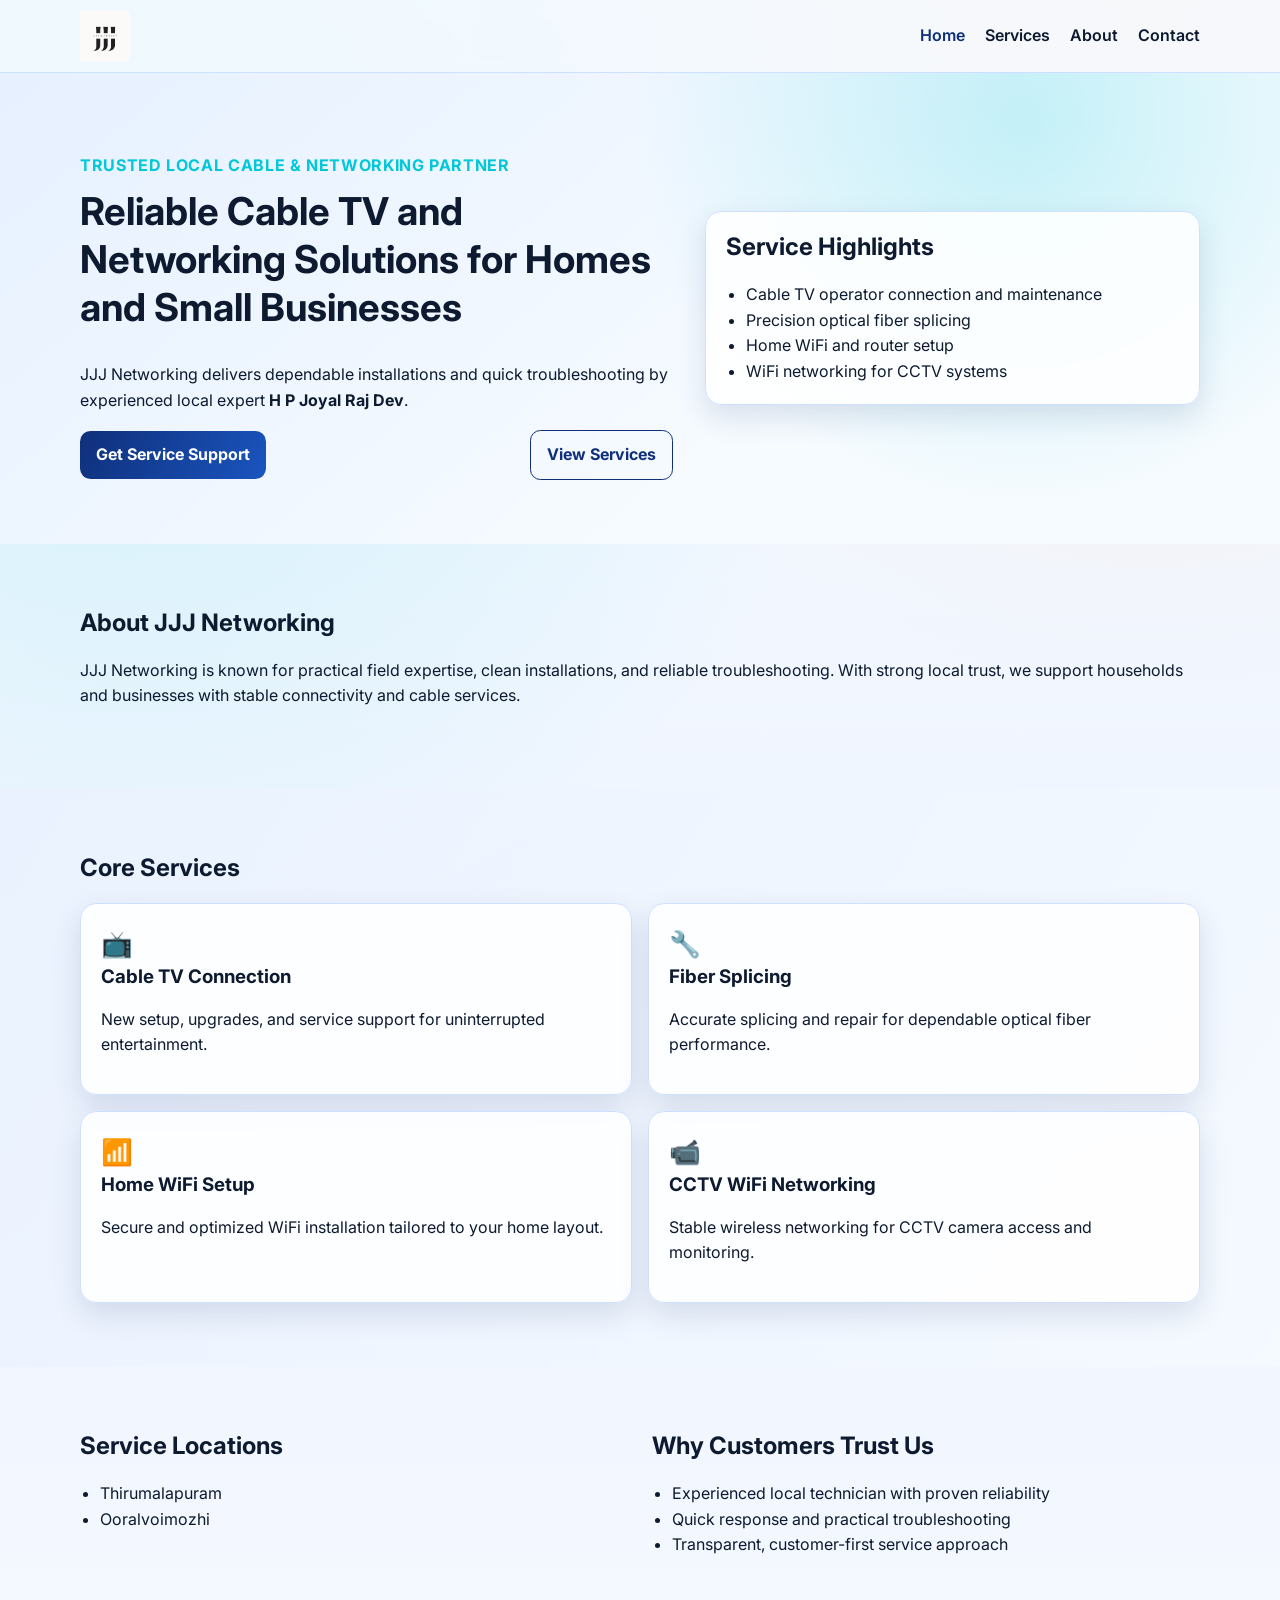
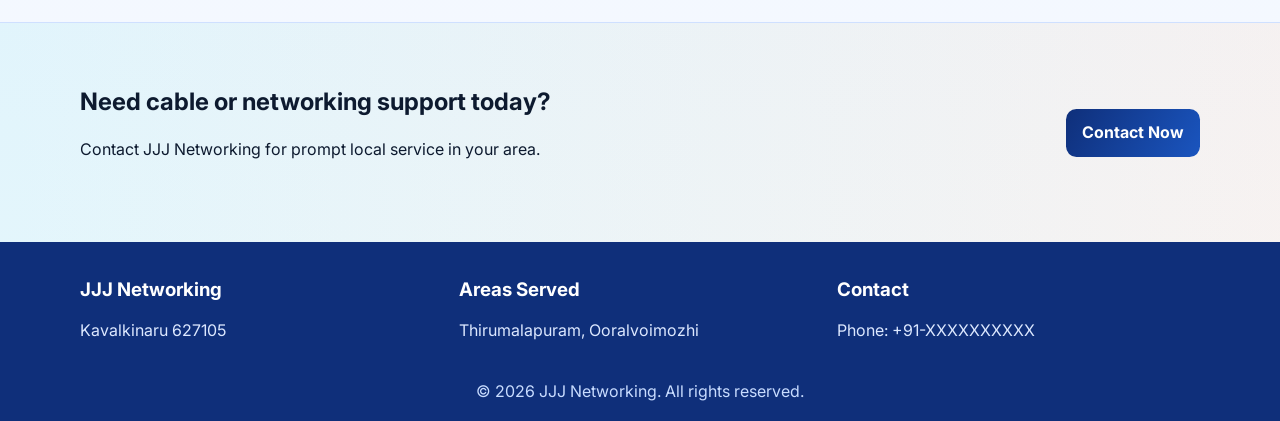
<file: index.html>
<!doctype html>
<html lang="en">
<head>
  <meta charset="utf-8">
  <meta name="viewport" content="width=device-width, initial-scale=1">
  <link rel="icon" type="image/png" href="images/favicon.png">
  <title>JJJ Networking | Cable TV & Networking Services</title>
  <meta name="description" content="JJJ Networking provides reliable cable TV, optical fiber splicing, home WiFi setup, CCTV WiFi networking, and networking troubleshooting in Thirumalapuram and Ooralvoimozhi.">
  <meta name="keywords" content="JJJ Networking, cable TV operator, fiber splicing, WiFi setup, CCTV networking, Thirumalapuram, Ooralvoimozhi">
  <meta property="og:title" content="JJJ Networking | Trusted Local Cable & Networking Experts">
  <meta property="og:description" content="Professional cable TV and networking services by H P Joyal Raj Dev in Thirumalapuram and Ooralvoimozhi.">
  <meta property="og:type" content="website">
  <meta property="og:url" content="https://example.com/">
  <meta property="og:image" content="https://example.com/images/og-image.jpg">
  <link rel="preconnect" href="https://fonts.googleapis.com">
  <link rel="preconnect" href="https://fonts.gstatic.com" crossorigin>
  <link href="https://fonts.googleapis.com/css2?family=Inter:wght@400;500;600;700;800&display=swap" rel="stylesheet">
  <link rel="stylesheet" href="css/styles.css">
  <script defer src="js/script.js"></script>
  <script type="application/ld+json">
    {
      "@context": "https://schema.org",
      "@type": "LocalBusiness",
      "name": "JJJ Networking",
      "description": "Cable TV operator and networking services including optical fiber splicing, home WiFi setup, CCTV WiFi networking, and troubleshooting.",
      "address": {
        "@type": "PostalAddress",
        "streetAddress": "Kavalkinaru 627105",
        "addressCountry": "IN"
      },
      "areaServed": ["Thirumalapuram", "Ooralvoimozhi"],
      "founder": "H P Joyal Raj Dev",
      "telephone": "+91-XXXXXXXXXX"
    }
  </script>
</head>
<body>
  <a class="skip-link" href="#main-content">Skip to content</a>
  <header class="site-header" id="top">
    <div class="container nav-wrap">
      <a class="brand brand-logo" href="index.html" aria-label="JJJ Networking home">
        <img src="images/logo.png" alt="JJJ Networking logo">
      </a>
      <button class="menu-toggle" aria-expanded="false" aria-controls="site-nav" aria-label="Open navigation">☰</button>
      <nav id="site-nav" class="site-nav" aria-label="Primary navigation">
        <ul>
          <li><a href="index.html" class="active">Home</a></li>
          <li><a href="services.html">Services</a></li>
          <li><a href="about.html">About</a></li>
          <li><a href="contact.html">Contact</a></li>
        </ul>
      </nav>
    </div>
  </header>

  <main id="main-content">
    <section class="hero section">
      <div class="container hero-grid">
        <div>
          <p class="eyebrow">Trusted Local Cable & Networking Partner</p>
          <h1>Reliable Cable TV and Networking Solutions for Homes and Small Businesses</h1>
          <p>JJJ Networking delivers dependable installations and quick troubleshooting by experienced local expert <strong>H P Joyal Raj Dev</strong>.</p>
          <div class="cta-row">
            <a class="btn btn-primary" href="contact.html">Get Service Support</a>
            <a class="btn btn-outline" href="services.html">View Services</a>
          </div>
        </div>
        <div class="hero-card">
          <h2>Service Highlights</h2>
          <ul class="check-list">
            <li>Cable TV operator connection and maintenance</li>
            <li>Precision optical fiber splicing</li>
            <li>Home WiFi and router setup</li>
            <li>WiFi networking for CCTV systems</li>
          </ul>
        </div>
      </div>
    </section>

    <section class="section">
      <div class="container">
        <h2>About JJJ Networking</h2>
        <p>JJJ Networking is known for practical field expertise, clean installations, and reliable troubleshooting. With strong local trust, we support households and businesses with stable connectivity and cable services.</p>
      </div>
    </section>

    <section class="section section-alt">
      <div class="container">
        <h2>Core Services</h2>
        <div class="grid cards">
          <article class="card"><span class="icon">📺</span><h3>Cable TV Connection</h3><p>New setup, upgrades, and service support for uninterrupted entertainment.</p></article>
          <article class="card"><span class="icon">🔧</span><h3>Fiber Splicing</h3><p>Accurate splicing and repair for dependable optical fiber performance.</p></article>
          <article class="card"><span class="icon">📶</span><h3>Home WiFi Setup</h3><p>Secure and optimized WiFi installation tailored to your home layout.</p></article>
          <article class="card"><span class="icon">📹</span><h3>CCTV WiFi Networking</h3><p>Stable wireless networking for CCTV camera access and monitoring.</p></article>
        </div>
      </div>
    </section>

    <section class="section">
      <div class="container two-col">
        <div>
          <h2>Service Locations</h2>
          <ul class="location-list">
            <li>Thirumalapuram</li>
            <li>Ooralvoimozhi</li>
          </ul>
        </div>
        <div>
          <h2>Why Customers Trust Us</h2>
          <ul class="check-list">
            <li>Experienced local technician with proven reliability</li>
            <li>Quick response and practical troubleshooting</li>
            <li>Transparent, customer-first service approach</li>
          </ul>
        </div>
      </div>
    </section>

    <section class="section cta-banner">
      <div class="container cta-flex">
        <div>
          <h2>Need cable or networking support today?</h2>
          <p>Contact JJJ Networking for prompt local service in your area.</p>
        </div>
        <a class="btn btn-primary" href="contact.html">Contact Now</a>
      </div>
    </section>
  </main>

  <footer class="site-footer">
    <div class="container footer-grid">
      <div>
        <h3>JJJ Networking</h3>
        <p>Kavalkinaru 627105</p>
      </div>
      <div>
        <h3>Areas Served</h3>
        <p>Thirumalapuram, Ooralvoimozhi</p>
      </div>
      <div>
        <h3>Contact</h3>
        <p>Phone: +91-XXXXXXXXXX</p>
      </div>
    </div>
    <p class="copyright">© <span id="year"></span> JJJ Networking. All rights reserved.</p>
  </footer>
</body>
</html>
</file>
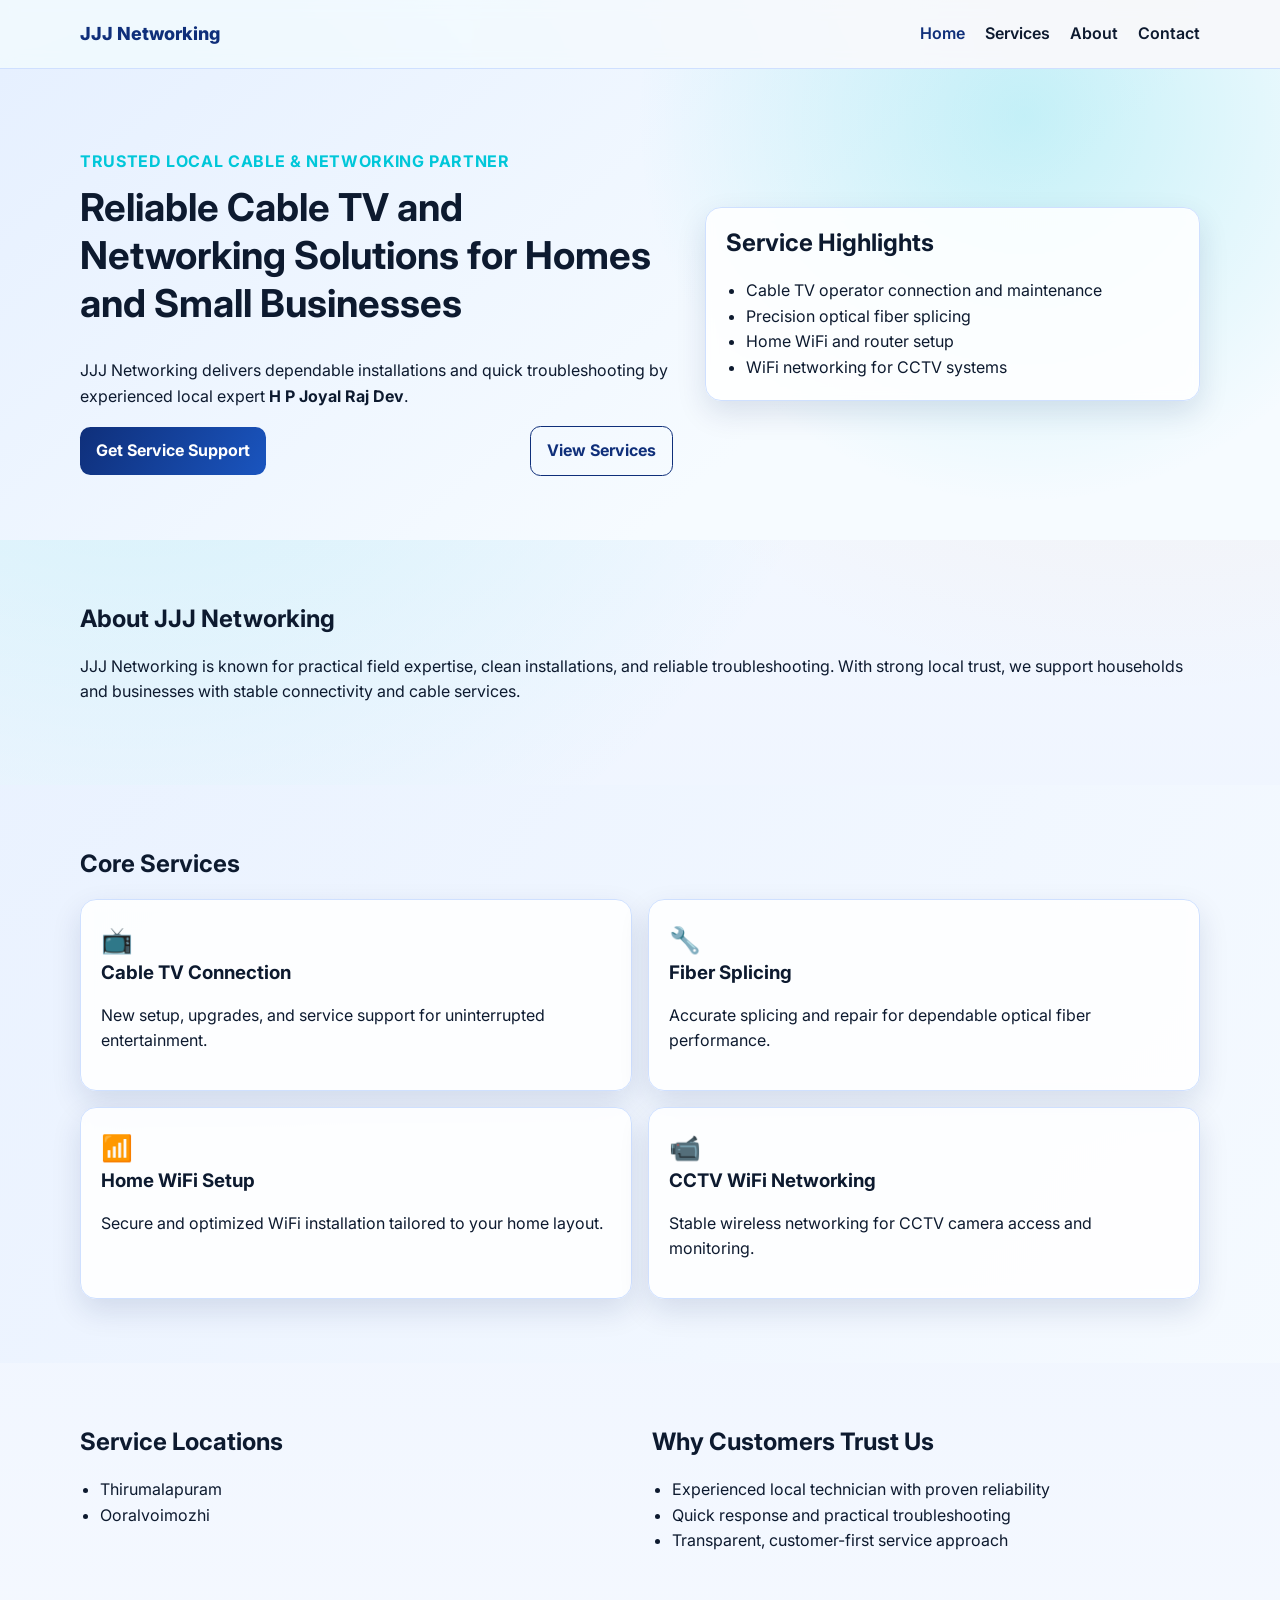
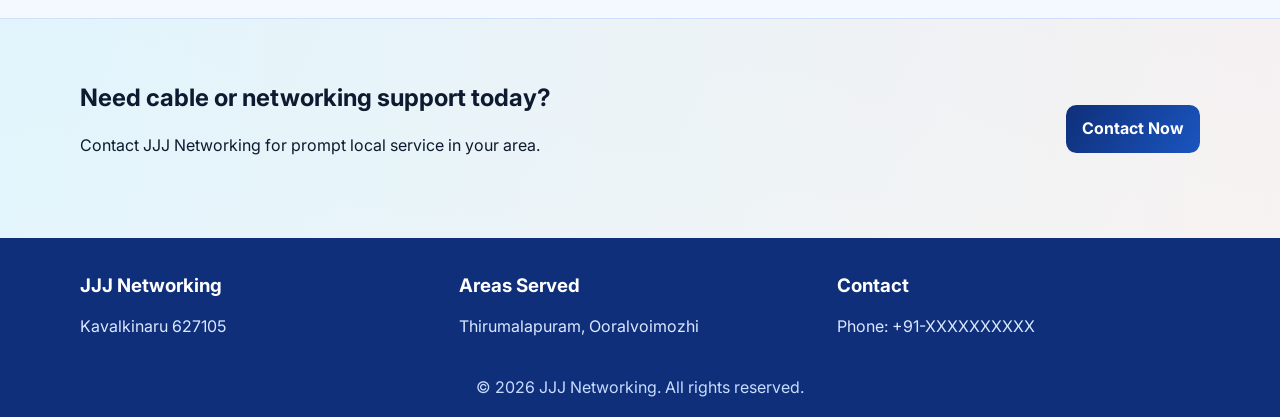
<file: JJJ-Networking/index.html>
<!doctype html>
<html lang="en">
<head>
  <meta charset="utf-8">
  <meta name="viewport" content="width=device-width, initial-scale=1">
  <title>JJJ Networking | Cable TV & Networking Services</title>
  <meta name="description" content="JJJ Networking provides reliable cable TV, optical fiber splicing, home WiFi setup, CCTV WiFi networking, and networking troubleshooting in Thirumalapuram and Ooralvoimozhi.">
  <meta name="keywords" content="JJJ Networking, cable TV operator, fiber splicing, WiFi setup, CCTV networking, Thirumalapuram, Ooralvoimozhi">
  <meta property="og:title" content="JJJ Networking | Trusted Local Cable & Networking Experts">
  <meta property="og:description" content="Professional cable TV and networking services by H P Joyal Raj Dev in Thirumalapuram and Ooralvoimozhi.">
  <meta property="og:type" content="website">
  <meta property="og:url" content="https://example.com/">
  <meta property="og:image" content="https://example.com/images/og-image.jpg">
  <link rel="preconnect" href="https://fonts.googleapis.com">
  <link rel="preconnect" href="https://fonts.gstatic.com" crossorigin>
  <link href="https://fonts.googleapis.com/css2?family=Inter:wght@400;500;600;700;800&display=swap" rel="stylesheet">
  <link rel="stylesheet" href="css/styles.css">
  <script defer src="js/script.js"></script>
  <script type="application/ld+json">
    {
      "@context": "https://schema.org",
      "@type": "LocalBusiness",
      "name": "JJJ Networking",
      "description": "Cable TV operator and networking services including optical fiber splicing, home WiFi setup, CCTV WiFi networking, and troubleshooting.",
      "address": {
        "@type": "PostalAddress",
        "streetAddress": "Kavalkinaru 627105",
        "addressCountry": "IN"
      },
      "areaServed": ["Thirumalapuram", "Ooralvoimozhi"],
      "founder": "H P Joyal Raj Dev",
      "telephone": "+91-XXXXXXXXXX"
    }
  </script>
</head>
<body>
  <a class="skip-link" href="#main-content">Skip to content</a>
  <header class="site-header" id="top">
    <div class="container nav-wrap">
      <a class="brand" href="index.html">JJJ Networking</a>
      <button class="menu-toggle" aria-expanded="false" aria-controls="site-nav" aria-label="Open navigation">☰</button>
      <nav id="site-nav" class="site-nav" aria-label="Primary navigation">
        <ul>
          <li><a href="index.html" class="active">Home</a></li>
          <li><a href="services.html">Services</a></li>
          <li><a href="about.html">About</a></li>
          <li><a href="contact.html">Contact</a></li>
        </ul>
      </nav>
    </div>
  </header>

  <main id="main-content">
    <section class="hero section">
      <div class="container hero-grid">
        <div>
          <p class="eyebrow">Trusted Local Cable & Networking Partner</p>
          <h1>Reliable Cable TV and Networking Solutions for Homes and Small Businesses</h1>
          <p>JJJ Networking delivers dependable installations and quick troubleshooting by experienced local expert <strong>H P Joyal Raj Dev</strong>.</p>
          <div class="cta-row">
            <a class="btn btn-primary" href="contact.html">Get Service Support</a>
            <a class="btn btn-outline" href="services.html">View Services</a>
          </div>
        </div>
        <div class="hero-card">
          <h2>Service Highlights</h2>
          <ul class="check-list">
            <li>Cable TV operator connection and maintenance</li>
            <li>Precision optical fiber splicing</li>
            <li>Home WiFi and router setup</li>
            <li>WiFi networking for CCTV systems</li>
          </ul>
        </div>
      </div>
    </section>

    <section class="section">
      <div class="container">
        <h2>About JJJ Networking</h2>
        <p>JJJ Networking is known for practical field expertise, clean installations, and reliable troubleshooting. With strong local trust, we support households and businesses with stable connectivity and cable services.</p>
      </div>
    </section>

    <section class="section section-alt">
      <div class="container">
        <h2>Core Services</h2>
        <div class="grid cards">
          <article class="card"><span class="icon">📺</span><h3>Cable TV Connection</h3><p>New setup, upgrades, and service support for uninterrupted entertainment.</p></article>
          <article class="card"><span class="icon">🔧</span><h3>Fiber Splicing</h3><p>Accurate splicing and repair for dependable optical fiber performance.</p></article>
          <article class="card"><span class="icon">📶</span><h3>Home WiFi Setup</h3><p>Secure and optimized WiFi installation tailored to your home layout.</p></article>
          <article class="card"><span class="icon">📹</span><h3>CCTV WiFi Networking</h3><p>Stable wireless networking for CCTV camera access and monitoring.</p></article>
        </div>
      </div>
    </section>

    <section class="section">
      <div class="container two-col">
        <div>
          <h2>Service Locations</h2>
          <ul class="location-list">
            <li>Thirumalapuram</li>
            <li>Ooralvoimozhi</li>
          </ul>
        </div>
        <div>
          <h2>Why Customers Trust Us</h2>
          <ul class="check-list">
            <li>Experienced local technician with proven reliability</li>
            <li>Quick response and practical troubleshooting</li>
            <li>Transparent, customer-first service approach</li>
          </ul>
        </div>
      </div>
    </section>

    <section class="section cta-banner">
      <div class="container cta-flex">
        <div>
          <h2>Need cable or networking support today?</h2>
          <p>Contact JJJ Networking for prompt local service in your area.</p>
        </div>
        <a class="btn btn-primary" href="contact.html">Contact Now</a>
      </div>
    </section>
  </main>

  <footer class="site-footer">
    <div class="container footer-grid">
      <div>
        <h3>JJJ Networking</h3>
        <p>Kavalkinaru 627105</p>
      </div>
      <div>
        <h3>Areas Served</h3>
        <p>Thirumalapuram, Ooralvoimozhi</p>
      </div>
      <div>
        <h3>Contact</h3>
        <p>Phone: +91-XXXXXXXXXX</p>
      </div>
    </div>
    <p class="copyright">© <span id="year"></span> JJJ Networking. All rights reserved.</p>
  </footer>
</body>
</html>
</file>
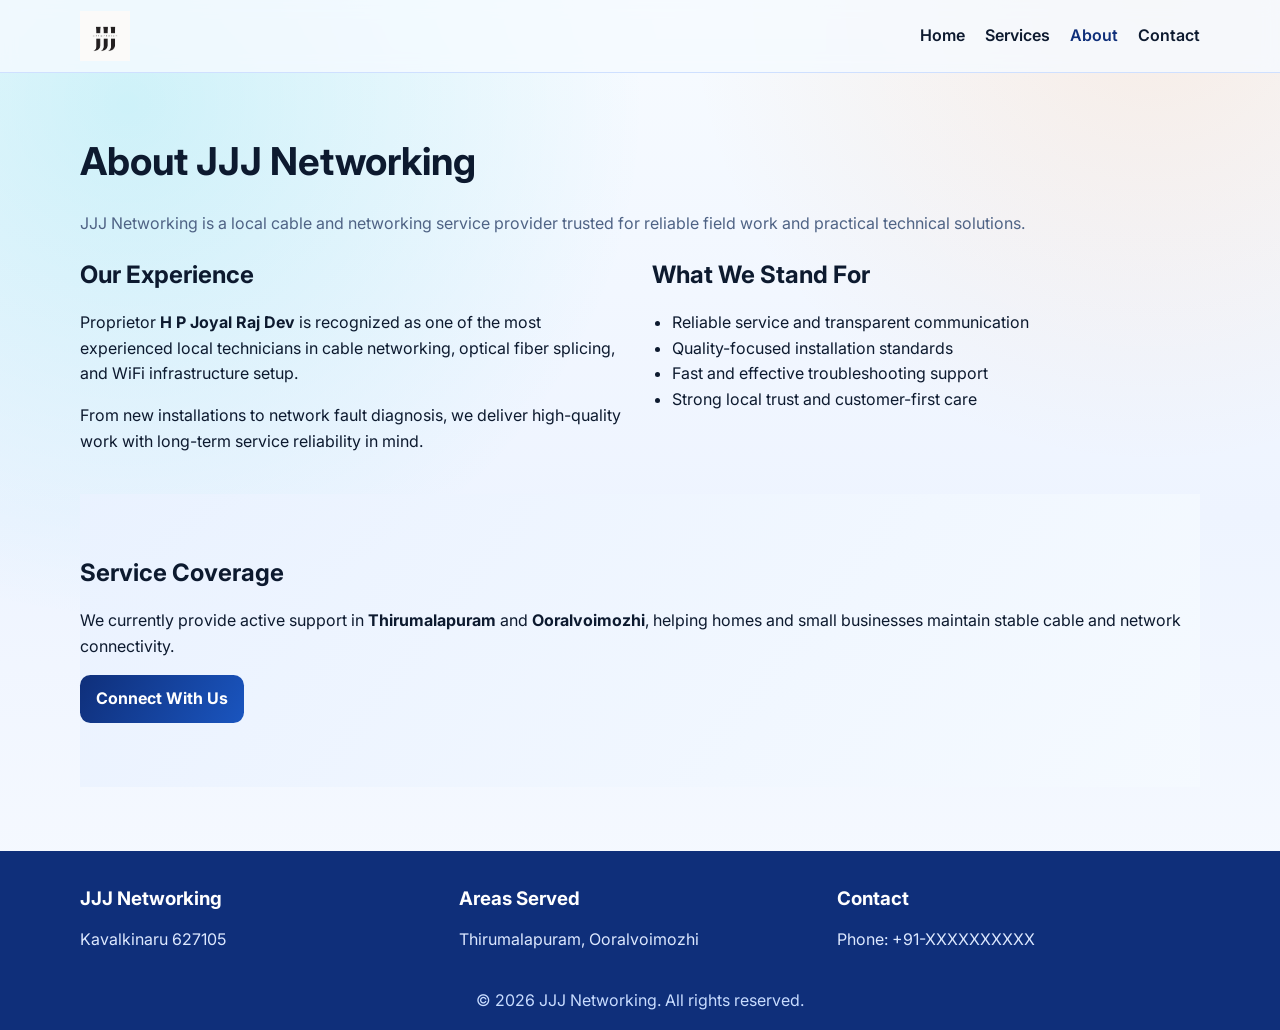
<file: about.html>
<!doctype html>
<html lang="en">
<head>
  <meta charset="utf-8">
  <meta name="viewport" content="width=device-width, initial-scale=1">
  <link rel="icon" type="image/png" href="images/favicon.png">
  <title>About | JJJ Networking</title>
  <meta name="description" content="Learn about JJJ Networking and proprietor H P Joyal Raj Dev, a trusted expert in cable TV, fiber splicing, and WiFi infrastructure.">
  <meta property="og:title" content="About | JJJ Networking">
  <meta property="og:description" content="Experienced local networking and cable service provider in Thirumalapuram and Ooralvoimozhi.">
  <meta property="og:type" content="website">
  <meta property="og:url" content="https://example.com/about.html">
  <link rel="preconnect" href="https://fonts.googleapis.com">
  <link rel="preconnect" href="https://fonts.gstatic.com" crossorigin>
  <link href="https://fonts.googleapis.com/css2?family=Inter:wght@400;500;600;700;800&display=swap" rel="stylesheet">
  <link rel="stylesheet" href="css/styles.css">
  <script defer src="js/script.js"></script>
</head>
<body>
  <a class="skip-link" href="#main-content">Skip to content</a>
  <header class="site-header">
    <div class="container nav-wrap">
      <a class="brand brand-logo" href="index.html" aria-label="JJJ Networking home">
        <img src="images/logo.png" alt="JJJ Networking logo">
      </a>
      <button class="menu-toggle" aria-expanded="false" aria-controls="site-nav" aria-label="Open navigation">☰</button>
      <nav id="site-nav" class="site-nav" aria-label="Primary navigation">
        <ul>
          <li><a href="index.html">Home</a></li>
          <li><a href="services.html">Services</a></li>
          <li><a href="about.html" class="active">About</a></li>
          <li><a href="contact.html">Contact</a></li>
        </ul>
      </nav>
    </div>
  </header>

  <main id="main-content" class="section">
    <div class="container">
      <h1>About JJJ Networking</h1>
      <p class="lead">JJJ Networking is a local cable and networking service provider trusted for reliable field work and practical technical solutions.</p>
      <section class="two-col mt-24">
        <article>
          <h2>Our Experience</h2>
          <p>Proprietor <strong>H P Joyal Raj Dev</strong> is recognized as one of the most experienced local technicians in cable networking, optical fiber splicing, and WiFi infrastructure setup.</p>
          <p>From new installations to network fault diagnosis, we deliver high-quality work with long-term service reliability in mind.</p>
        </article>
        <article>
          <h2>What We Stand For</h2>
          <ul class="check-list">
            <li>Reliable service and transparent communication</li>
            <li>Quality-focused installation standards</li>
            <li>Fast and effective troubleshooting support</li>
            <li>Strong local trust and customer-first care</li>
          </ul>
        </article>
      </section>
      <section class="section section-alt mt-24">
        <h2>Service Coverage</h2>
        <p>We currently provide active support in <strong>Thirumalapuram</strong> and <strong>Ooralvoimozhi</strong>, helping homes and small businesses maintain stable cable and network connectivity.</p>
        <a class="btn btn-primary" href="contact.html">Connect With Us</a>
      </section>
    </div>
  </main>

  <footer class="site-footer">
    <div class="container footer-grid">
      <div><h3>JJJ Networking</h3><p>Kavalkinaru 627105</p></div>
      <div><h3>Areas Served</h3><p>Thirumalapuram, Ooralvoimozhi</p></div>
      <div><h3>Contact</h3><p>Phone: +91-XXXXXXXXXX</p></div>
    </div>
    <p class="copyright">© <span id="year"></span> JJJ Networking. All rights reserved.</p>
  </footer>
</body>
</html>
</file>
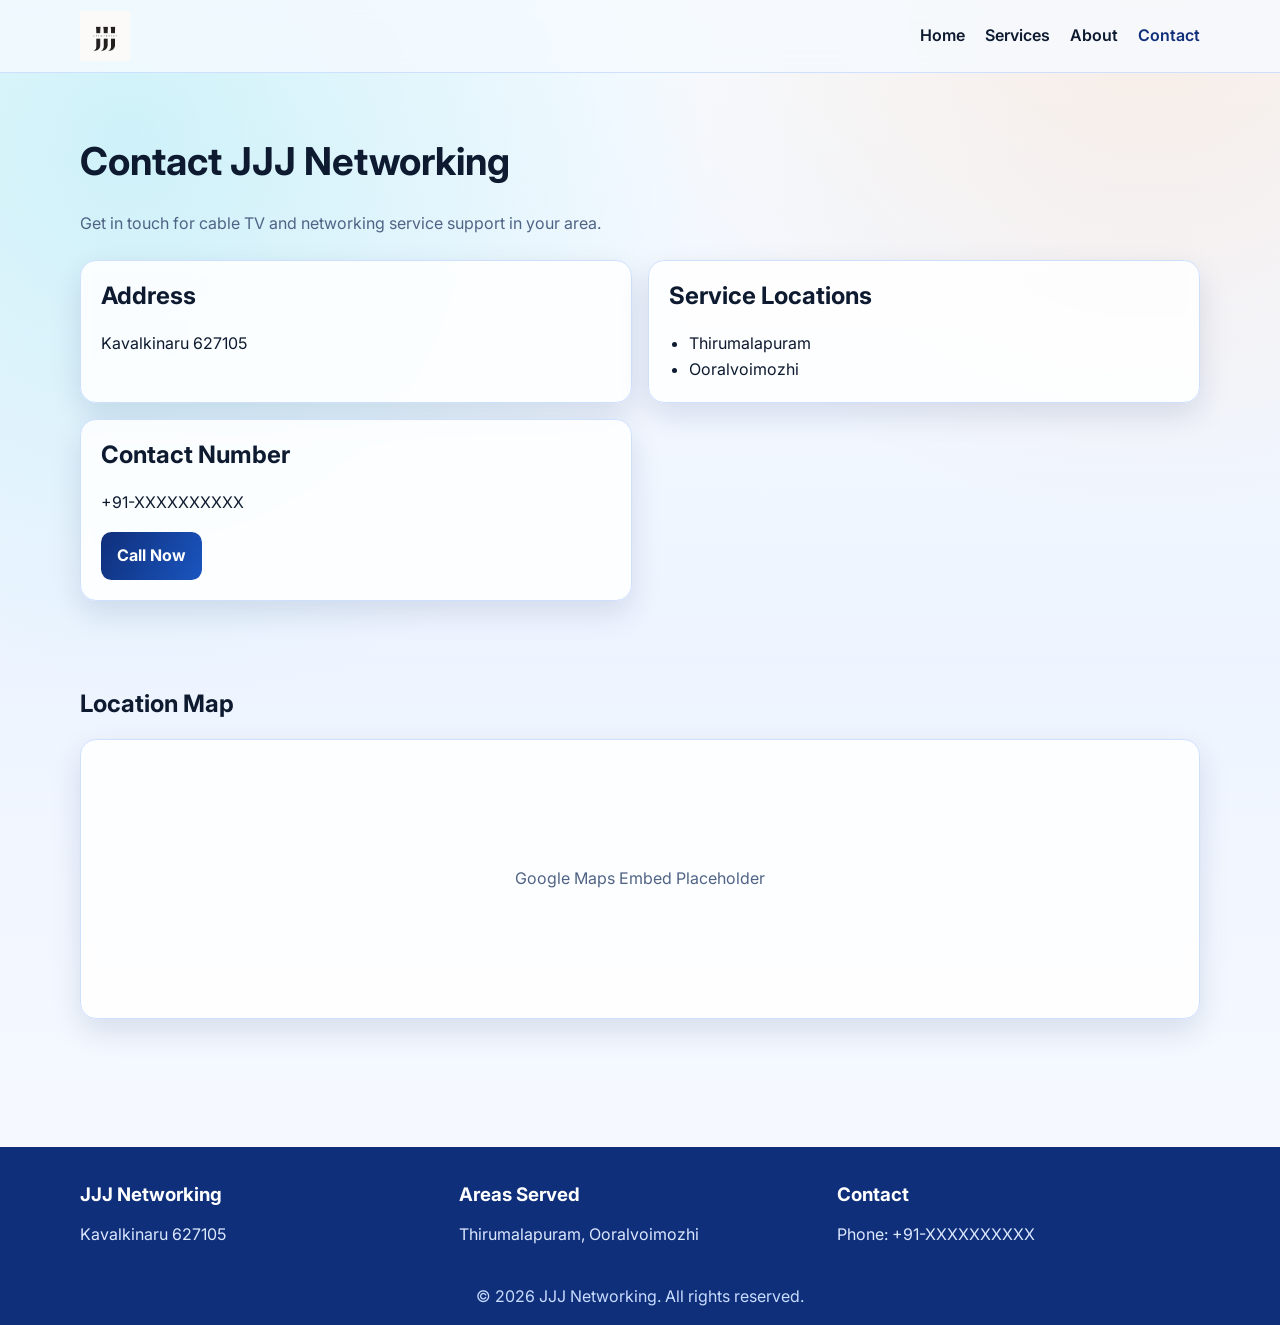
<file: contact.html>
<!doctype html>
<html lang="en">
<head>
  <meta charset="utf-8">
  <meta name="viewport" content="width=device-width, initial-scale=1">
  <link rel="icon" type="image/png" href="images/favicon.png">
  <title>Contact | JJJ Networking</title>
  <meta name="description" content="Contact JJJ Networking for cable TV, fiber splicing, WiFi setup, CCTV WiFi networking, and troubleshooting support.">
  <meta property="og:title" content="Contact | JJJ Networking">
  <meta property="og:description" content="Reach JJJ Networking for local cable and network service support.">
  <meta property="og:type" content="website">
  <meta property="og:url" content="https://example.com/contact.html">
  <link rel="preconnect" href="https://fonts.googleapis.com">
  <link rel="preconnect" href="https://fonts.gstatic.com" crossorigin>
  <link href="https://fonts.googleapis.com/css2?family=Inter:wght@400;500;600;700;800&display=swap" rel="stylesheet">
  <link rel="stylesheet" href="css/styles.css">
  <script defer src="js/script.js"></script>
</head>
<body>
  <a class="skip-link" href="#main-content">Skip to content</a>
  <header class="site-header">
    <div class="container nav-wrap">
      <a class="brand brand-logo" href="index.html" aria-label="JJJ Networking home">
        <img src="images/logo.png" alt="JJJ Networking logo">
      </a>
      <button class="menu-toggle" aria-expanded="false" aria-controls="site-nav" aria-label="Open navigation">☰</button>
      <nav id="site-nav" class="site-nav" aria-label="Primary navigation">
        <ul>
          <li><a href="index.html">Home</a></li>
          <li><a href="services.html">Services</a></li>
          <li><a href="about.html">About</a></li>
          <li><a href="contact.html" class="active">Contact</a></li>
        </ul>
      </nav>
    </div>
  </header>

  <main id="main-content" class="section">
    <div class="container">
      <h1>Contact JJJ Networking</h1>
      <p class="lead">Get in touch for cable TV and networking service support in your area.</p>
      <div class="grid cards mt-24">
        <article class="card">
          <h2>Address</h2>
          <p>Kavalkinaru 627105</p>
        </article>
        <article class="card">
          <h2>Service Locations</h2>
          <ul class="location-list">
            <li>Thirumalapuram</li>
            <li>Ooralvoimozhi</li>
          </ul>
        </article>
        <article class="card">
          <h2>Contact Number</h2>
          <p>+91-XXXXXXXXXX</p>
          <a class="btn btn-primary" href="tel:+91XXXXXXXXXX">Call Now</a>
        </article>
      </div>

      <section class="section mt-24">
        <h2>Location Map</h2>
        <div class="map-placeholder" role="img" aria-label="Google Maps embed placeholder for JJJ Networking location">
          Google Maps Embed Placeholder
        </div>
      </section>
    </div>
  </main>

  <footer class="site-footer">
    <div class="container footer-grid">
      <div><h3>JJJ Networking</h3><p>Kavalkinaru 627105</p></div>
      <div><h3>Areas Served</h3><p>Thirumalapuram, Ooralvoimozhi</p></div>
      <div><h3>Contact</h3><p>Phone: +91-XXXXXXXXXX</p></div>
    </div>
    <p class="copyright">© <span id="year"></span> JJJ Networking. All rights reserved.</p>
  </footer>
</body>
</html>
</file>
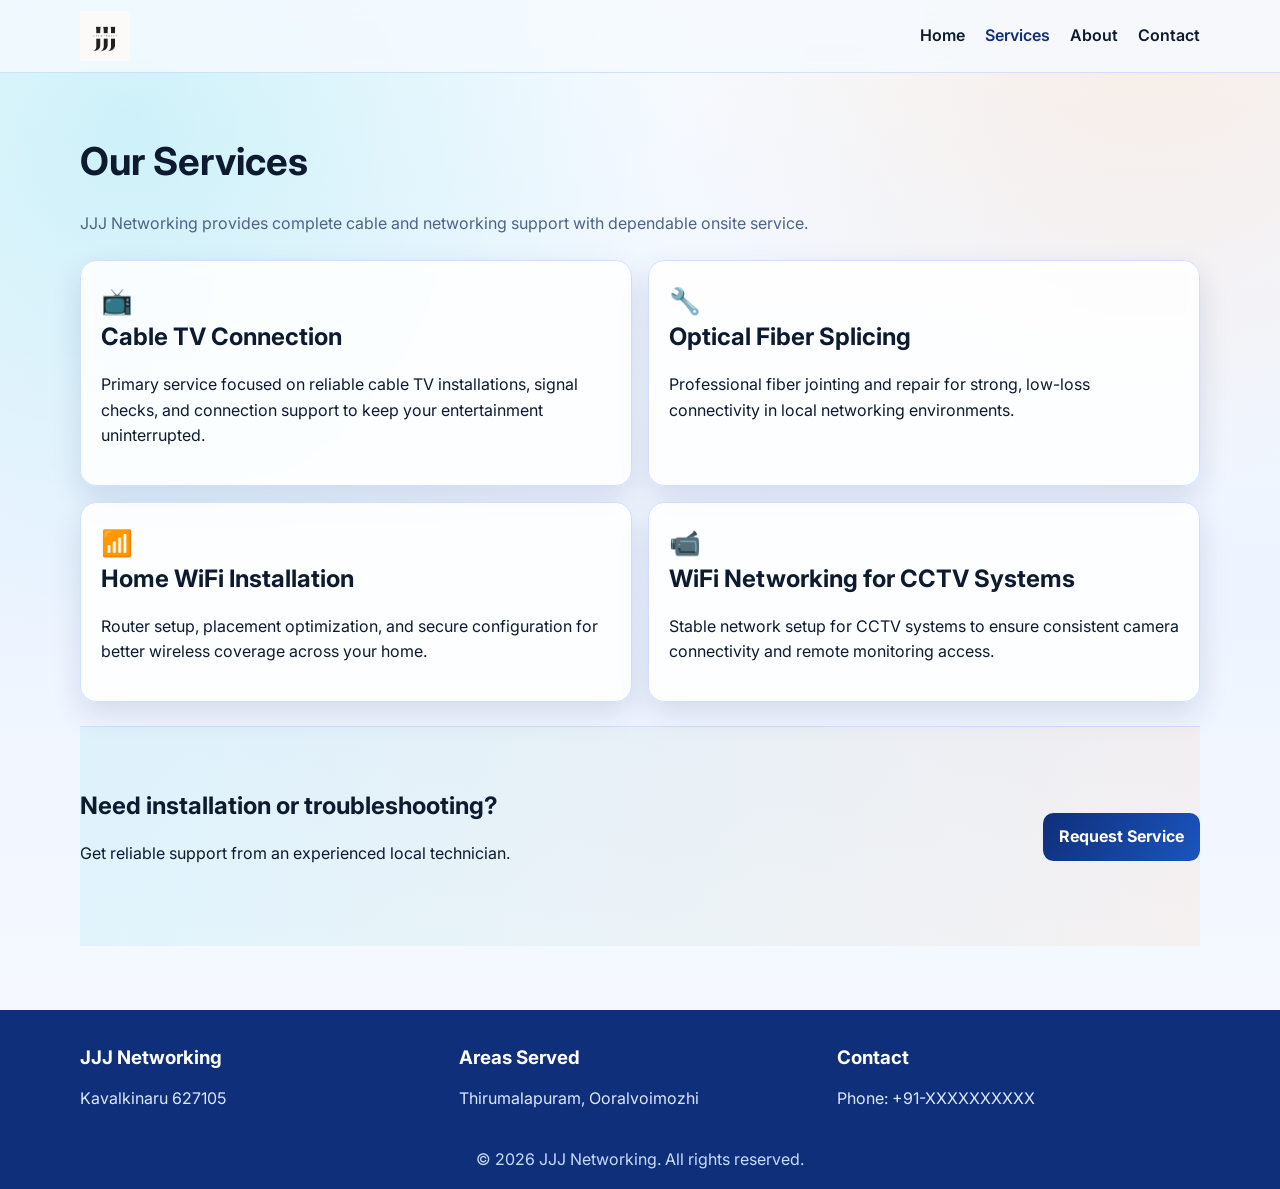
<file: services.html>
<!doctype html>
<html lang="en">
<head>
  <meta charset="utf-8">
  <meta name="viewport" content="width=device-width, initial-scale=1">
  <link rel="icon" type="image/png" href="images/favicon.png">
  <title>Services | JJJ Networking</title>
  <meta name="description" content="Explore JJJ Networking services: cable TV connection, optical fiber splicing, home WiFi setup, and CCTV WiFi networking.">
  <meta property="og:title" content="Services | JJJ Networking">
  <meta property="og:description" content="Professional cable and networking services for homes and small businesses.">
  <meta property="og:type" content="website">
  <meta property="og:url" content="https://example.com/services.html">
  <link rel="preconnect" href="https://fonts.googleapis.com">
  <link rel="preconnect" href="https://fonts.gstatic.com" crossorigin>
  <link href="https://fonts.googleapis.com/css2?family=Inter:wght@400;500;600;700;800&display=swap" rel="stylesheet">
  <link rel="stylesheet" href="css/styles.css">
  <script defer src="js/script.js"></script>
</head>
<body>
  <a class="skip-link" href="#main-content">Skip to content</a>
  <header class="site-header">
    <div class="container nav-wrap">
      <a class="brand brand-logo" href="index.html" aria-label="JJJ Networking home">
        <img src="images/logo.png" alt="JJJ Networking logo">
      </a>
      <button class="menu-toggle" aria-expanded="false" aria-controls="site-nav" aria-label="Open navigation">☰</button>
      <nav id="site-nav" class="site-nav" aria-label="Primary navigation">
        <ul>
          <li><a href="index.html">Home</a></li>
          <li><a href="services.html" class="active">Services</a></li>
          <li><a href="about.html">About</a></li>
          <li><a href="contact.html">Contact</a></li>
        </ul>
      </nav>
    </div>
  </header>

  <main id="main-content" class="section">
    <div class="container">
      <h1>Our Services</h1>
      <p class="lead">JJJ Networking provides complete cable and networking support with dependable onsite service.</p>
      <div class="grid cards mt-24">
        <article class="card">
          <span class="icon">📺</span>
          <h2>Cable TV Connection</h2>
          <p>Primary service focused on reliable cable TV installations, signal checks, and connection support to keep your entertainment uninterrupted.</p>
        </article>
        <article class="card">
          <span class="icon">🔧</span>
          <h2>Optical Fiber Splicing</h2>
          <p>Professional fiber jointing and repair for strong, low-loss connectivity in local networking environments.</p>
        </article>
        <article class="card">
          <span class="icon">📶</span>
          <h2>Home WiFi Installation</h2>
          <p>Router setup, placement optimization, and secure configuration for better wireless coverage across your home.</p>
        </article>
        <article class="card">
          <span class="icon">📹</span>
          <h2>WiFi Networking for CCTV Systems</h2>
          <p>Stable network setup for CCTV systems to ensure consistent camera connectivity and remote monitoring access.</p>
        </article>
      </div>
      <section class="cta-banner section mt-24">
        <div class="cta-flex">
          <div>
            <h2>Need installation or troubleshooting?</h2>
            <p>Get reliable support from an experienced local technician.</p>
          </div>
          <a class="btn btn-primary" href="contact.html">Request Service</a>
        </div>
      </section>
    </div>
  </main>

  <footer class="site-footer">
    <div class="container footer-grid">
      <div><h3>JJJ Networking</h3><p>Kavalkinaru 627105</p></div>
      <div><h3>Areas Served</h3><p>Thirumalapuram, Ooralvoimozhi</p></div>
      <div><h3>Contact</h3><p>Phone: +91-XXXXXXXXXX</p></div>
    </div>
    <p class="copyright">© <span id="year"></span> JJJ Networking. All rights reserved.</p>
  </footer>
</body>
</html>
</file>
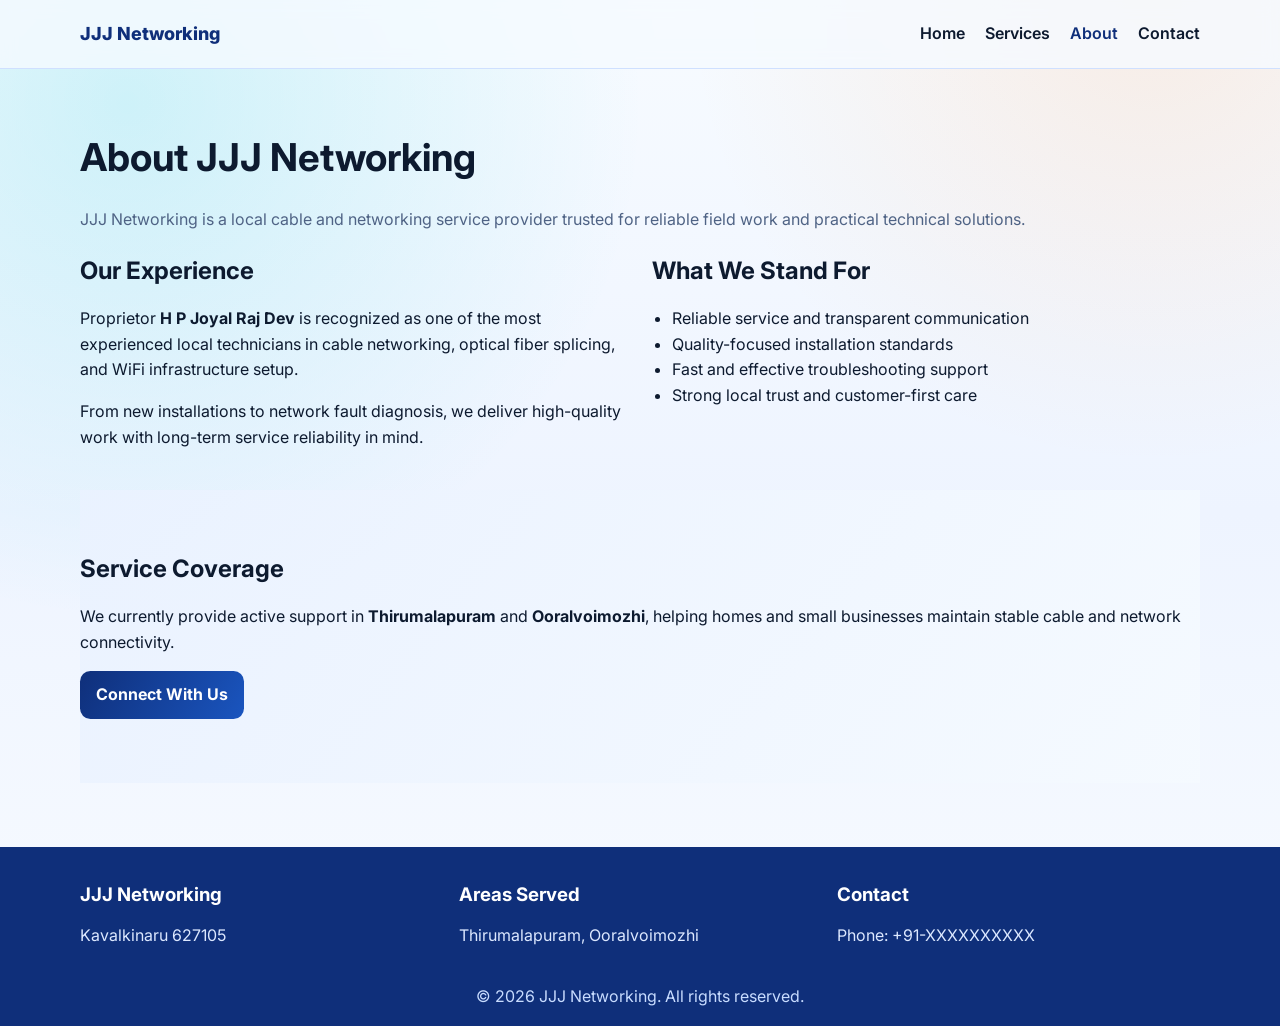
<file: JJJ-Networking/about.html>
<!doctype html>
<html lang="en">
<head>
  <meta charset="utf-8">
  <meta name="viewport" content="width=device-width, initial-scale=1">
  <title>About | JJJ Networking</title>
  <meta name="description" content="Learn about JJJ Networking and proprietor H P Joyal Raj Dev, a trusted expert in cable TV, fiber splicing, and WiFi infrastructure.">
  <meta property="og:title" content="About | JJJ Networking">
  <meta property="og:description" content="Experienced local networking and cable service provider in Thirumalapuram and Ooralvoimozhi.">
  <meta property="og:type" content="website">
  <meta property="og:url" content="https://example.com/about.html">
  <link rel="preconnect" href="https://fonts.googleapis.com">
  <link rel="preconnect" href="https://fonts.gstatic.com" crossorigin>
  <link href="https://fonts.googleapis.com/css2?family=Inter:wght@400;500;600;700;800&display=swap" rel="stylesheet">
  <link rel="stylesheet" href="css/styles.css">
  <script defer src="js/script.js"></script>
</head>
<body>
  <a class="skip-link" href="#main-content">Skip to content</a>
  <header class="site-header">
    <div class="container nav-wrap">
      <a class="brand" href="index.html">JJJ Networking</a>
      <button class="menu-toggle" aria-expanded="false" aria-controls="site-nav" aria-label="Open navigation">☰</button>
      <nav id="site-nav" class="site-nav" aria-label="Primary navigation">
        <ul>
          <li><a href="index.html">Home</a></li>
          <li><a href="services.html">Services</a></li>
          <li><a href="about.html" class="active">About</a></li>
          <li><a href="contact.html">Contact</a></li>
        </ul>
      </nav>
    </div>
  </header>

  <main id="main-content" class="section">
    <div class="container">
      <h1>About JJJ Networking</h1>
      <p class="lead">JJJ Networking is a local cable and networking service provider trusted for reliable field work and practical technical solutions.</p>
      <section class="two-col mt-24">
        <article>
          <h2>Our Experience</h2>
          <p>Proprietor <strong>H P Joyal Raj Dev</strong> is recognized as one of the most experienced local technicians in cable networking, optical fiber splicing, and WiFi infrastructure setup.</p>
          <p>From new installations to network fault diagnosis, we deliver high-quality work with long-term service reliability in mind.</p>
        </article>
        <article>
          <h2>What We Stand For</h2>
          <ul class="check-list">
            <li>Reliable service and transparent communication</li>
            <li>Quality-focused installation standards</li>
            <li>Fast and effective troubleshooting support</li>
            <li>Strong local trust and customer-first care</li>
          </ul>
        </article>
      </section>
      <section class="section section-alt mt-24">
        <h2>Service Coverage</h2>
        <p>We currently provide active support in <strong>Thirumalapuram</strong> and <strong>Ooralvoimozhi</strong>, helping homes and small businesses maintain stable cable and network connectivity.</p>
        <a class="btn btn-primary" href="contact.html">Connect With Us</a>
      </section>
    </div>
  </main>

  <footer class="site-footer">
    <div class="container footer-grid">
      <div><h3>JJJ Networking</h3><p>Kavalkinaru 627105</p></div>
      <div><h3>Areas Served</h3><p>Thirumalapuram, Ooralvoimozhi</p></div>
      <div><h3>Contact</h3><p>Phone: +91-XXXXXXXXXX</p></div>
    </div>
    <p class="copyright">© <span id="year"></span> JJJ Networking. All rights reserved.</p>
  </footer>
</body>
</html>
</file>
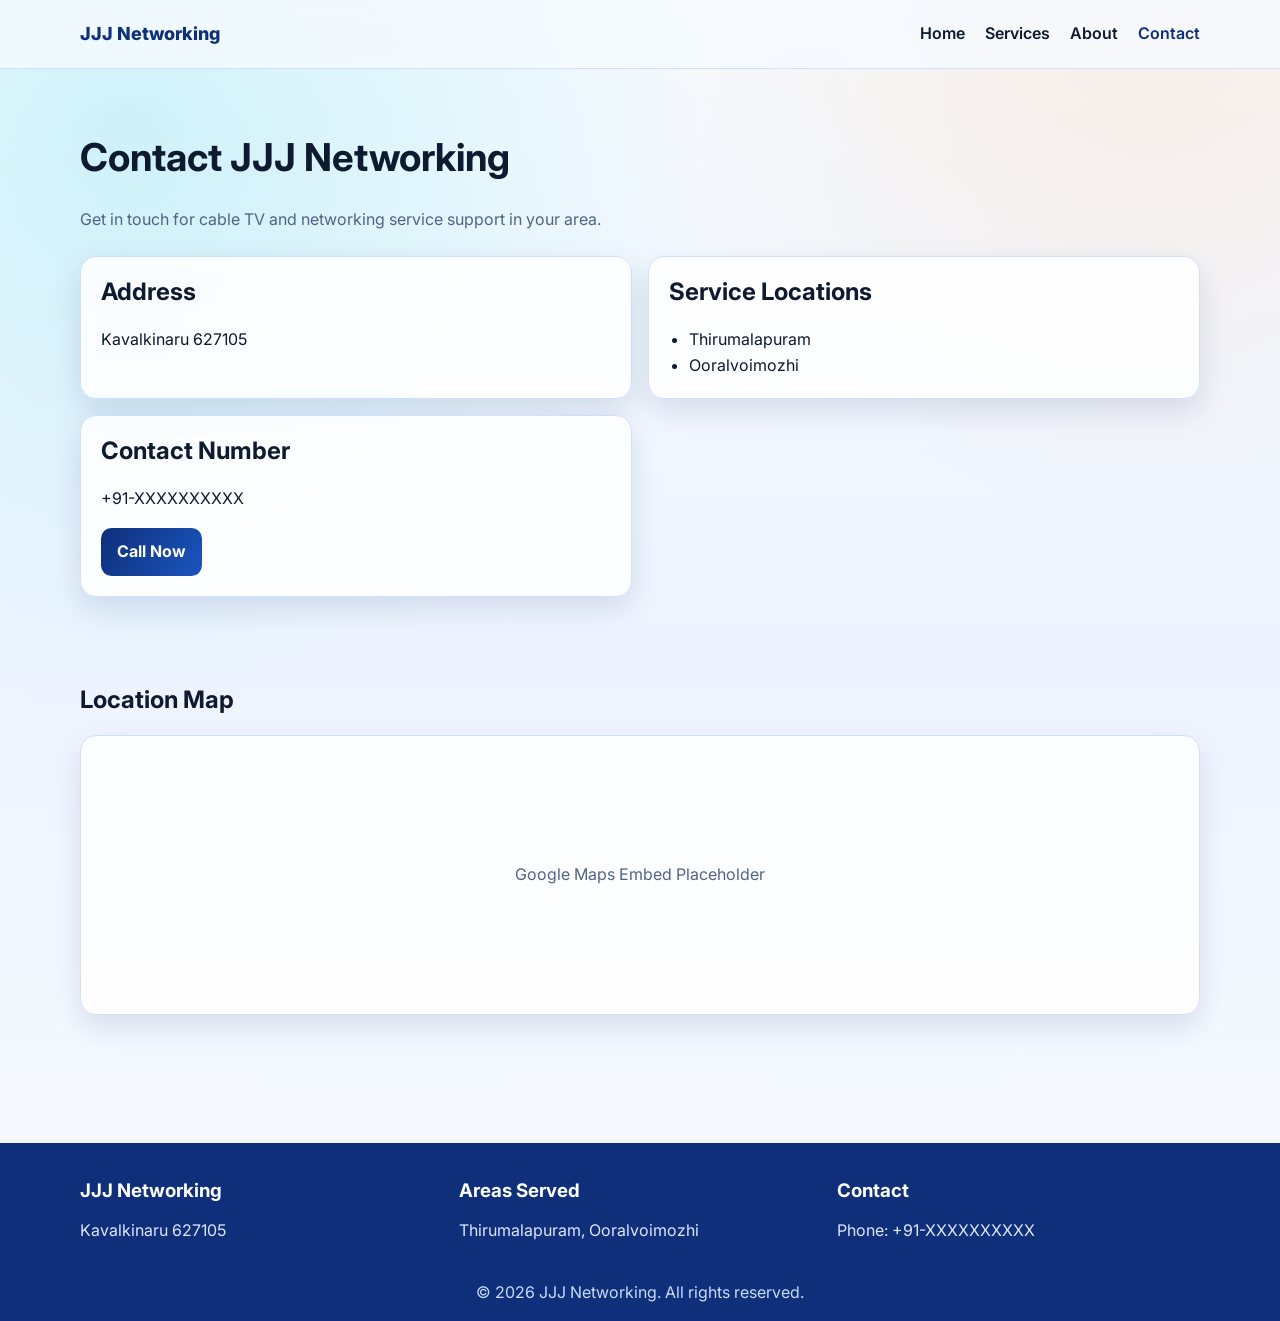
<file: JJJ-Networking/contact.html>
<!doctype html>
<html lang="en">
<head>
  <meta charset="utf-8">
  <meta name="viewport" content="width=device-width, initial-scale=1">
  <title>Contact | JJJ Networking</title>
  <meta name="description" content="Contact JJJ Networking for cable TV, fiber splicing, WiFi setup, CCTV WiFi networking, and troubleshooting support.">
  <meta property="og:title" content="Contact | JJJ Networking">
  <meta property="og:description" content="Reach JJJ Networking for local cable and network service support.">
  <meta property="og:type" content="website">
  <meta property="og:url" content="https://example.com/contact.html">
  <link rel="preconnect" href="https://fonts.googleapis.com">
  <link rel="preconnect" href="https://fonts.gstatic.com" crossorigin>
  <link href="https://fonts.googleapis.com/css2?family=Inter:wght@400;500;600;700;800&display=swap" rel="stylesheet">
  <link rel="stylesheet" href="css/styles.css">
  <script defer src="js/script.js"></script>
</head>
<body>
  <a class="skip-link" href="#main-content">Skip to content</a>
  <header class="site-header">
    <div class="container nav-wrap">
      <a class="brand" href="index.html">JJJ Networking</a>
      <button class="menu-toggle" aria-expanded="false" aria-controls="site-nav" aria-label="Open navigation">☰</button>
      <nav id="site-nav" class="site-nav" aria-label="Primary navigation">
        <ul>
          <li><a href="index.html">Home</a></li>
          <li><a href="services.html">Services</a></li>
          <li><a href="about.html">About</a></li>
          <li><a href="contact.html" class="active">Contact</a></li>
        </ul>
      </nav>
    </div>
  </header>

  <main id="main-content" class="section">
    <div class="container">
      <h1>Contact JJJ Networking</h1>
      <p class="lead">Get in touch for cable TV and networking service support in your area.</p>
      <div class="grid cards mt-24">
        <article class="card">
          <h2>Address</h2>
          <p>Kavalkinaru 627105</p>
        </article>
        <article class="card">
          <h2>Service Locations</h2>
          <ul class="location-list">
            <li>Thirumalapuram</li>
            <li>Ooralvoimozhi</li>
          </ul>
        </article>
        <article class="card">
          <h2>Contact Number</h2>
          <p>+91-XXXXXXXXXX</p>
          <a class="btn btn-primary" href="tel:+91XXXXXXXXXX">Call Now</a>
        </article>
      </div>

      <section class="section mt-24">
        <h2>Location Map</h2>
        <div class="map-placeholder" role="img" aria-label="Google Maps embed placeholder for JJJ Networking location">
          Google Maps Embed Placeholder
        </div>
      </section>
    </div>
  </main>

  <footer class="site-footer">
    <div class="container footer-grid">
      <div><h3>JJJ Networking</h3><p>Kavalkinaru 627105</p></div>
      <div><h3>Areas Served</h3><p>Thirumalapuram, Ooralvoimozhi</p></div>
      <div><h3>Contact</h3><p>Phone: +91-XXXXXXXXXX</p></div>
    </div>
    <p class="copyright">© <span id="year"></span> JJJ Networking. All rights reserved.</p>
  </footer>
</body>
</html>
</file>
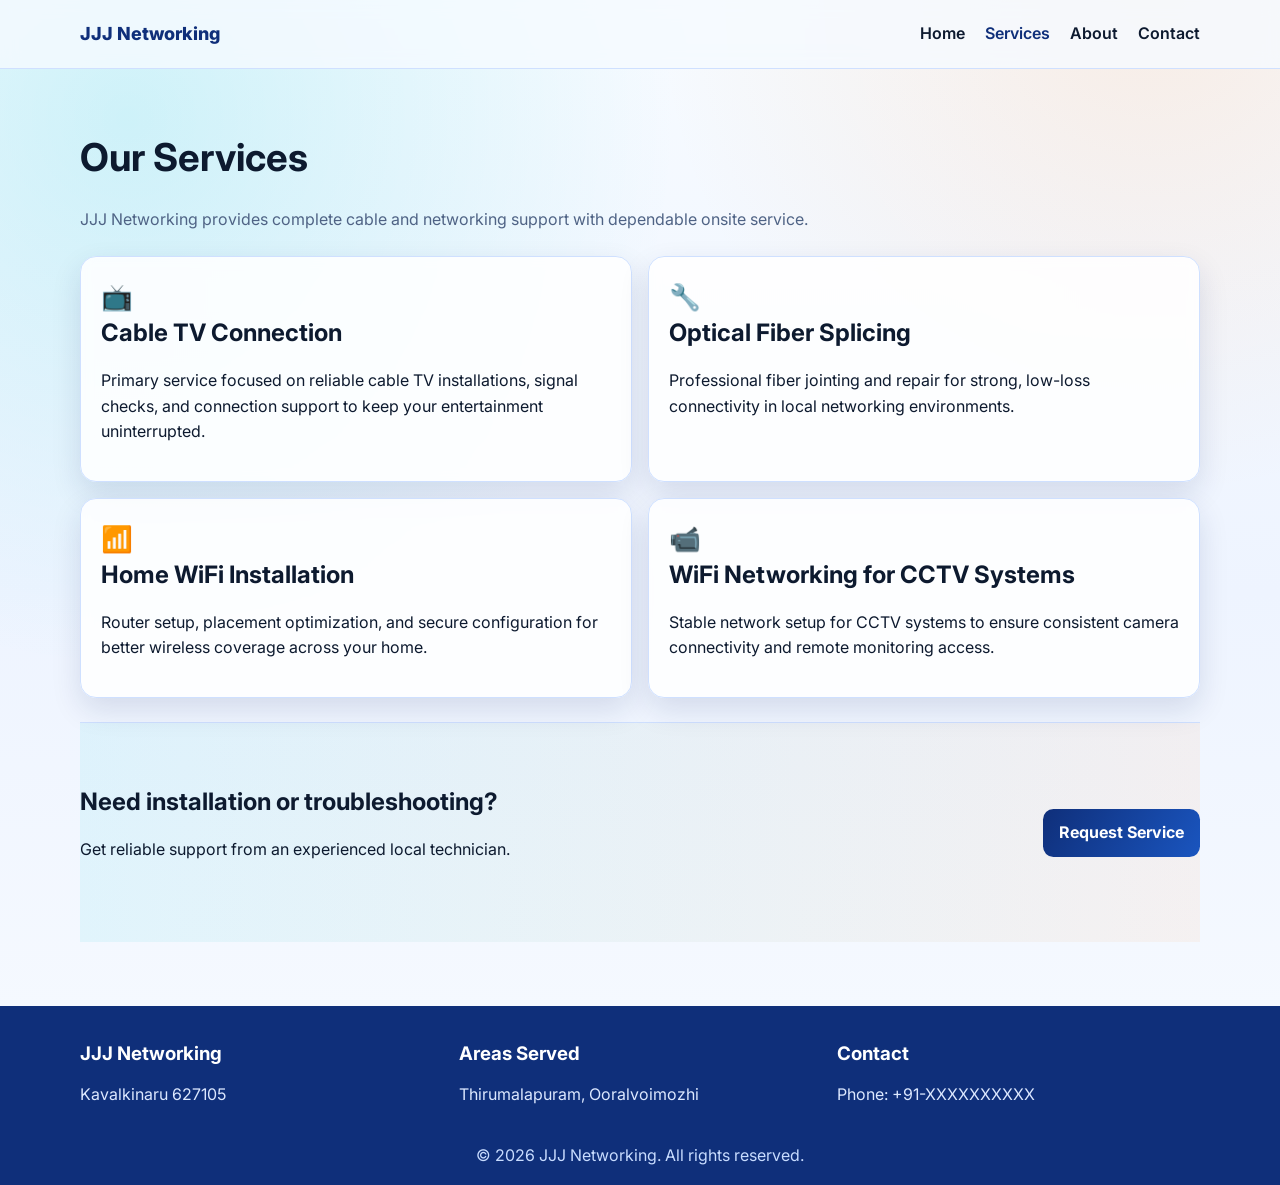
<file: JJJ-Networking/services.html>
<!doctype html>
<html lang="en">
<head>
  <meta charset="utf-8">
  <meta name="viewport" content="width=device-width, initial-scale=1">
  <title>Services | JJJ Networking</title>
  <meta name="description" content="Explore JJJ Networking services: cable TV connection, optical fiber splicing, home WiFi setup, and CCTV WiFi networking.">
  <meta property="og:title" content="Services | JJJ Networking">
  <meta property="og:description" content="Professional cable and networking services for homes and small businesses.">
  <meta property="og:type" content="website">
  <meta property="og:url" content="https://example.com/services.html">
  <link rel="preconnect" href="https://fonts.googleapis.com">
  <link rel="preconnect" href="https://fonts.gstatic.com" crossorigin>
  <link href="https://fonts.googleapis.com/css2?family=Inter:wght@400;500;600;700;800&display=swap" rel="stylesheet">
  <link rel="stylesheet" href="css/styles.css">
  <script defer src="js/script.js"></script>
</head>
<body>
  <a class="skip-link" href="#main-content">Skip to content</a>
  <header class="site-header">
    <div class="container nav-wrap">
      <a class="brand" href="index.html">JJJ Networking</a>
      <button class="menu-toggle" aria-expanded="false" aria-controls="site-nav" aria-label="Open navigation">☰</button>
      <nav id="site-nav" class="site-nav" aria-label="Primary navigation">
        <ul>
          <li><a href="index.html">Home</a></li>
          <li><a href="services.html" class="active">Services</a></li>
          <li><a href="about.html">About</a></li>
          <li><a href="contact.html">Contact</a></li>
        </ul>
      </nav>
    </div>
  </header>

  <main id="main-content" class="section">
    <div class="container">
      <h1>Our Services</h1>
      <p class="lead">JJJ Networking provides complete cable and networking support with dependable onsite service.</p>
      <div class="grid cards mt-24">
        <article class="card">
          <span class="icon">📺</span>
          <h2>Cable TV Connection</h2>
          <p>Primary service focused on reliable cable TV installations, signal checks, and connection support to keep your entertainment uninterrupted.</p>
        </article>
        <article class="card">
          <span class="icon">🔧</span>
          <h2>Optical Fiber Splicing</h2>
          <p>Professional fiber jointing and repair for strong, low-loss connectivity in local networking environments.</p>
        </article>
        <article class="card">
          <span class="icon">📶</span>
          <h2>Home WiFi Installation</h2>
          <p>Router setup, placement optimization, and secure configuration for better wireless coverage across your home.</p>
        </article>
        <article class="card">
          <span class="icon">📹</span>
          <h2>WiFi Networking for CCTV Systems</h2>
          <p>Stable network setup for CCTV systems to ensure consistent camera connectivity and remote monitoring access.</p>
        </article>
      </div>
      <section class="cta-banner section mt-24">
        <div class="cta-flex">
          <div>
            <h2>Need installation or troubleshooting?</h2>
            <p>Get reliable support from an experienced local technician.</p>
          </div>
          <a class="btn btn-primary" href="contact.html">Request Service</a>
        </div>
      </section>
    </div>
  </main>

  <footer class="site-footer">
    <div class="container footer-grid">
      <div><h3>JJJ Networking</h3><p>Kavalkinaru 627105</p></div>
      <div><h3>Areas Served</h3><p>Thirumalapuram, Ooralvoimozhi</p></div>
      <div><h3>Contact</h3><p>Phone: +91-XXXXXXXXXX</p></div>
    </div>
    <p class="copyright">© <span id="year"></span> JJJ Networking. All rights reserved.</p>
  </footer>
</body>
</html>
</file>
<file: css/styles.css>
:root {
  --primary: #0f2f7a;
  --secondary: #f5f9ff;
  --accent: #00c7d9;
  --accent-2: #ff9a4d;
  --text: #0d1a2f;
  --muted: #4f6385;
  --bg-soft: #eaf2ff;
  --border: #cfe0ff;
  --shadow: 0 12px 30px rgba(9, 34, 92, 0.12);
}

*,
*::before,
*::after {
  box-sizing: border-box;
}

html {
  scroll-behavior: smooth;
}

body {
  margin: 0;
  font-family: "Inter", system-ui, -apple-system, Segoe UI, Roboto, sans-serif;
  color: var(--text);
  background:
    radial-gradient(circle at 10% 10%, rgba(0, 199, 217, 0.16), transparent 35%),
    radial-gradient(circle at 90% 0%, rgba(255, 154, 77, 0.14), transparent 30%),
    linear-gradient(180deg, #f7fbff 0%, #eef4ff 50%, #f8fbff 100%);
  line-height: 1.6;
}

img {
  max-width: 100%;
  display: block;
}

a {
  color: var(--primary);
  text-decoration: none;
}

.container {
  width: min(1120px, 92%);
  margin-inline: auto;
}

.section {
  padding: 4rem 0;
}

.section-alt {
  background: linear-gradient(120deg, rgba(234, 242, 255, 0.92), rgba(245, 250, 255, 0.9));
}

.mt-24 {
  margin-top: 1.5rem;
}

.skip-link {
  position: absolute;
  left: -999px;
  top: auto;
}

.skip-link:focus {
  left: 1rem;
  top: 1rem;
  padding: 0.5rem 0.75rem;
  border-radius: 0.5rem;
  background: var(--primary);
  color: #fff;
  z-index: 1000;
}

.site-header {
  position: sticky;
  top: 0;
  z-index: 999;
  background: rgba(245, 250, 255, 0.8);
  border-bottom: 1px solid var(--border);
  backdrop-filter: blur(8px);
}

.nav-wrap {
  display: flex;
  align-items: center;
  justify-content: space-between;
  min-height: 4.5rem;
}

.brand {
  display: inline-flex;
  align-items: center;
  font-weight: 800;
  font-size: 1.125rem;
  color: var(--primary);
}

.brand-logo img {
  height: 50px;
  width: auto;
  max-width: 100%;
}

.site-nav ul {
  display: flex;
  list-style: none;
  gap: 1.25rem;
  margin: 0;
  padding: 0;
}

.site-nav a {
  font-weight: 600;
  color: var(--text);
}

.site-nav a.active,
.site-nav a:hover {
  color: var(--primary);
}

.menu-toggle {
  display: none;
  border: 1px solid var(--border);
  background: #fff;
  border-radius: 0.5rem;
  padding: 0.45rem 0.65rem;
  font-size: 1.1rem;
  cursor: pointer;
}

.hero {
  background:
    radial-gradient(circle at 80% 10%, rgba(0, 199, 217, 0.2), transparent 35%),
    linear-gradient(140deg, #e6f0ff 0%, #f6fbff 65%);
}

.hero-grid {
  display: grid;
  grid-template-columns: 1.2fr 1fr;
  gap: 2rem;
  align-items: center;
}

h1, h2, h3 {
  line-height: 1.25;
  margin-top: 0;
}

h1 {
  font-size: clamp(1.8rem, 3vw, 2.8rem);
}

.lead,
.eyebrow {
  color: var(--muted);
}

.eyebrow {
  font-weight: 700;
  color: var(--accent);
  text-transform: uppercase;
  letter-spacing: 0.04em;
  margin-bottom: 0.5rem;
}

.hero-card,
.card,
.map-placeholder {
  background: rgba(255, 255, 255, 0.86);
  border: 1px solid var(--border);
  border-radius: 1rem;
  box-shadow: var(--shadow);
  backdrop-filter: blur(6px);
}

.hero-card,
.card {
  padding: 1.25rem;
  transition: transform 0.25s ease, box-shadow 0.25s ease;
}

.card:hover,
.hero-card:hover {
  transform: translateY(-3px);
  box-shadow: 0 12px 24px rgba(10, 46, 109, 0.12);
}

.grid.cards {
  display: grid;
  gap: 1rem;
  grid-template-columns: repeat(2, minmax(0, 1fr));
}

.two-col {
  display: grid;
  gap: 1.5rem;
  grid-template-columns: repeat(2, minmax(0, 1fr));
}

.icon {
  font-size: 1.6rem;
}

.location-list,
.check-list {
  margin: 0;
  padding-left: 1.25rem;
}

.cta-row,
.cta-flex {
  display: flex;
  gap: 0.75rem;
  flex-wrap: wrap;
  align-items: center;
  justify-content: space-between;
}

.cta-banner {
  border-top: 1px solid var(--border);
  background: linear-gradient(90deg, rgba(0, 199, 217, 0.08), rgba(255, 154, 77, 0.08));
}

.btn {
  display: inline-block;
  font-weight: 700;
  padding: 0.7rem 1rem;
  border-radius: 0.65rem;
  transition: transform 0.2s ease, opacity 0.2s ease;
}

.btn:hover {
  transform: translateY(-1px);
}

.btn-primary {
  color: #fff;
  background: linear-gradient(120deg, var(--primary), #1a55bf);
}

.btn-outline {
  border: 1px solid var(--primary);
}

.map-placeholder {
  min-height: 280px;
  display: grid;
  place-items: center;
  color: var(--muted);
  text-align: center;
}

.site-footer {
  background: var(--primary);
  color: #dce8ff;
  padding: 2.25rem 0 1rem;
}

.site-footer h3 {
  color: #fff;
  margin-bottom: 0.35rem;
}

.footer-grid {
  display: grid;
  gap: 1rem;
  grid-template-columns: repeat(3, minmax(0, 1fr));
}

.copyright {
  text-align: center;
  margin: 1.25rem 0 0;
  color: #c8dcff;
}

@media (max-width: 900px) {
  .hero-grid,
  .two-col,
  .grid.cards,
  .footer-grid {
    grid-template-columns: 1fr;
  }
}

@media (max-width: 760px) {
  .menu-toggle {
    display: inline-flex;
  }

  .site-nav {
    display: none;
    width: 100%;
    padding-bottom: 0.75rem;
  }

  .site-nav.open {
    display: block;
  }

  .site-nav ul {
    flex-direction: column;
    gap: 0.5rem;
  }

  .nav-wrap {
    flex-wrap: wrap;
    padding: 0.6rem 0;
  }

  .brand-logo img {
    height: 42px;
  }
}
</file>
<file: JJJ-Networking/css/styles.css>
:root {
  --primary: #0f2f7a;
  --secondary: #f5f9ff;
  --accent: #00c7d9;
  --accent-2: #ff9a4d;
  --text: #0d1a2f;
  --muted: #4f6385;
  --bg-soft: #eaf2ff;
  --border: #cfe0ff;
  --shadow: 0 12px 30px rgba(9, 34, 92, 0.12);
}

*,
*::before,
*::after {
  box-sizing: border-box;
}

html {
  scroll-behavior: smooth;
}

body {
  margin: 0;
  font-family: "Inter", system-ui, -apple-system, Segoe UI, Roboto, sans-serif;
  color: var(--text);
  background:
    radial-gradient(circle at 10% 10%, rgba(0, 199, 217, 0.16), transparent 35%),
    radial-gradient(circle at 90% 0%, rgba(255, 154, 77, 0.14), transparent 30%),
    linear-gradient(180deg, #f7fbff 0%, #eef4ff 50%, #f8fbff 100%);
  line-height: 1.6;
}

img {
  max-width: 100%;
  display: block;
}

a {
  color: var(--primary);
  text-decoration: none;
}

.container {
  width: min(1120px, 92%);
  margin-inline: auto;
}

.section {
  padding: 4rem 0;
}

.section-alt {
  background: linear-gradient(120deg, rgba(234, 242, 255, 0.92), rgba(245, 250, 255, 0.9));
}

.mt-24 {
  margin-top: 1.5rem;
}

.skip-link {
  position: absolute;
  left: -999px;
  top: auto;
}

.skip-link:focus {
  left: 1rem;
  top: 1rem;
  padding: 0.5rem 0.75rem;
  border-radius: 0.5rem;
  background: var(--primary);
  color: #fff;
  z-index: 1000;
}

.site-header {
  position: sticky;
  top: 0;
  z-index: 999;
  background: rgba(245, 250, 255, 0.8);
  border-bottom: 1px solid var(--border);
  backdrop-filter: blur(8px);
}

.nav-wrap {
  display: flex;
  align-items: center;
  justify-content: space-between;
  min-height: 4.25rem;
}

.brand {
  font-weight: 800;
  font-size: 1.125rem;
  color: var(--primary);
}

.site-nav ul {
  display: flex;
  list-style: none;
  gap: 1.25rem;
  margin: 0;
  padding: 0;
}

.site-nav a {
  font-weight: 600;
  color: var(--text);
}

.site-nav a.active,
.site-nav a:hover {
  color: var(--primary);
}

.menu-toggle {
  display: none;
  border: 1px solid var(--border);
  background: #fff;
  border-radius: 0.5rem;
  padding: 0.45rem 0.65rem;
  font-size: 1.1rem;
  cursor: pointer;
}

.hero {
  background:
    radial-gradient(circle at 80% 10%, rgba(0, 199, 217, 0.2), transparent 35%),
    linear-gradient(140deg, #e6f0ff 0%, #f6fbff 65%);
}

.hero-grid {
  display: grid;
  grid-template-columns: 1.2fr 1fr;
  gap: 2rem;
  align-items: center;
}

h1, h2, h3 {
  line-height: 1.25;
  margin-top: 0;
}

h1 {
  font-size: clamp(1.8rem, 3vw, 2.8rem);
}

.lead,
.eyebrow {
  color: var(--muted);
}

.eyebrow {
  font-weight: 700;
  color: var(--accent);
  text-transform: uppercase;
  letter-spacing: 0.04em;
  margin-bottom: 0.5rem;
}

.hero-card,
.card,
.map-placeholder {
  background: rgba(255, 255, 255, 0.86);
  border: 1px solid var(--border);
  border-radius: 1rem;
  box-shadow: var(--shadow);
  backdrop-filter: blur(6px);
}

.hero-card,
.card {
  padding: 1.25rem;
  transition: transform 0.25s ease, box-shadow 0.25s ease;
}

.card:hover,
.hero-card:hover {
  transform: translateY(-3px);
  box-shadow: 0 12px 24px rgba(10, 46, 109, 0.12);
}

.grid.cards {
  display: grid;
  gap: 1rem;
  grid-template-columns: repeat(2, minmax(0, 1fr));
}

.two-col {
  display: grid;
  gap: 1.5rem;
  grid-template-columns: repeat(2, minmax(0, 1fr));
}

.icon {
  font-size: 1.6rem;
}

.location-list,
.check-list {
  margin: 0;
  padding-left: 1.25rem;
}

.cta-row,
.cta-flex {
  display: flex;
  gap: 0.75rem;
  flex-wrap: wrap;
  align-items: center;
  justify-content: space-between;
}

.cta-banner {
  border-top: 1px solid var(--border);
  background: linear-gradient(90deg, rgba(0, 199, 217, 0.08), rgba(255, 154, 77, 0.08));
}

.btn {
  display: inline-block;
  font-weight: 700;
  padding: 0.7rem 1rem;
  border-radius: 0.65rem;
  transition: transform 0.2s ease, opacity 0.2s ease;
}

.btn:hover {
  transform: translateY(-1px);
}

.btn-primary {
  color: #fff;
  background: linear-gradient(120deg, var(--primary), #1a55bf);
}

.btn-outline {
  border: 1px solid var(--primary);
}

.map-placeholder {
  min-height: 280px;
  display: grid;
  place-items: center;
  color: var(--muted);
  text-align: center;
}

.site-footer {
  background: var(--primary);
  color: #dce8ff;
  padding: 2.25rem 0 1rem;
}

.site-footer h3 {
  color: #fff;
  margin-bottom: 0.35rem;
}

.footer-grid {
  display: grid;
  gap: 1rem;
  grid-template-columns: repeat(3, minmax(0, 1fr));
}

.copyright {
  text-align: center;
  margin: 1.25rem 0 0;
  color: #c8dcff;
}

@media (max-width: 900px) {
  .hero-grid,
  .two-col,
  .grid.cards,
  .footer-grid {
    grid-template-columns: 1fr;
  }
}

@media (max-width: 760px) {
  .menu-toggle {
    display: inline-flex;
  }

  .site-nav {
    display: none;
    width: 100%;
    padding-bottom: 0.75rem;
  }

  .site-nav.open {
    display: block;
  }

  .site-nav ul {
    flex-direction: column;
    gap: 0.5rem;
  }

  .nav-wrap {
    flex-wrap: wrap;
    padding: 0.6rem 0;
  }
}
</file>
